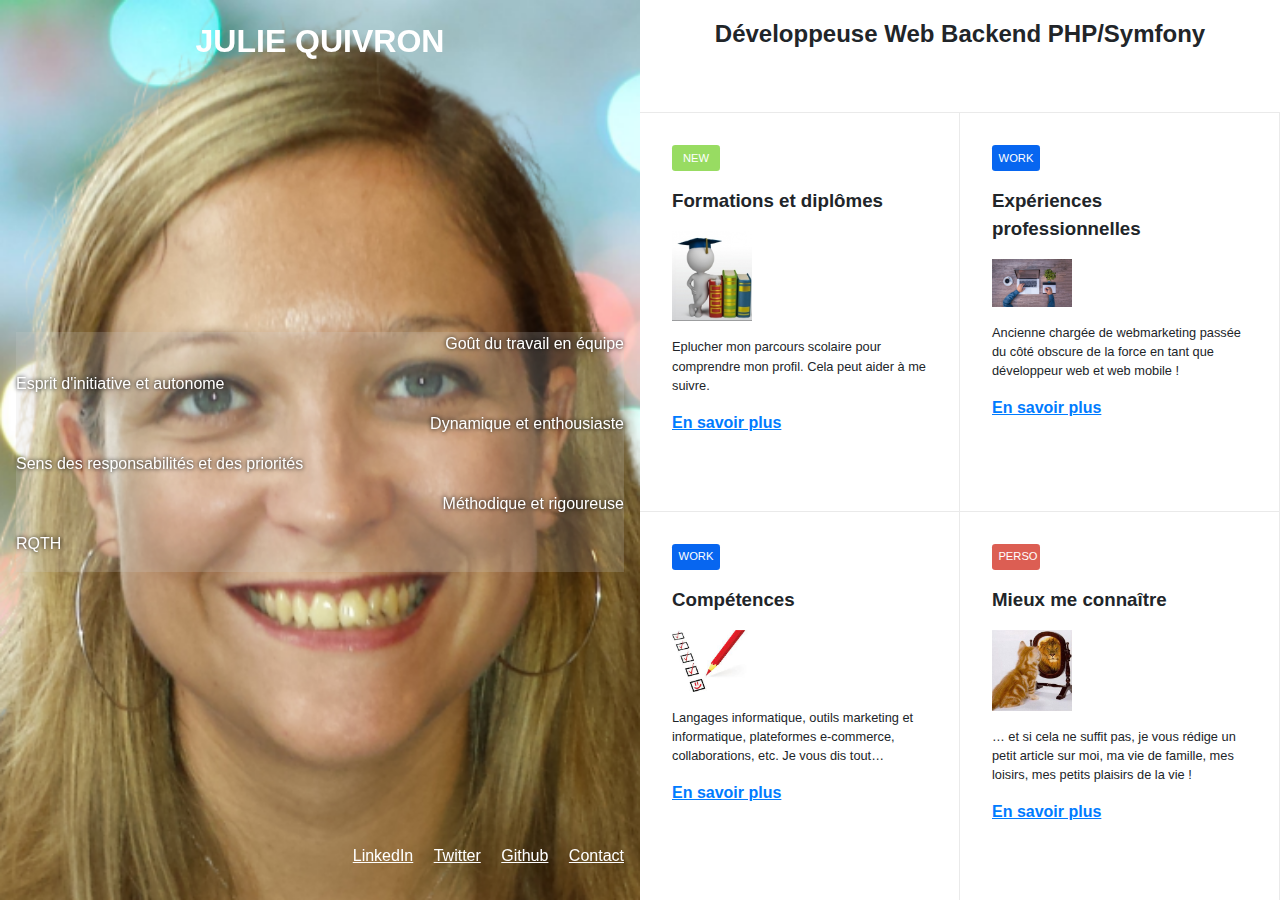
<file: index.html>
<!DOCTYPE html>
<html>

<head>
    <meta charset="UTF-8">
    <!-- Titre du CV visible dans l'onglet -->
    <title>CV Julie QUIVRON</title>
    <!-- Image/icone visible dans l'onglet -->
    <link rel="icon" type="photo.png" href="./Images/photo.png" />
    <!-- fichiers CSS utilisés : reboot pour la normalisation du CSS et style pour personnaliser -->
    <link rel="stylesheet" href="./CSS/reboot.css">
    <link rel="stylesheet" href="./CSS/style.css">
    <!-- pour rendre les pages responsives-->
    <meta name="viewport" content="width=device-width, initial-scale=1">
</head>

<body>
    <div class="wrapper"> <!-- wrapper pour rendre flex mon CV -->
        <!-- la partie de gauche de mon CV -->
        <header class="header"> <!-- header et main pour diviser ma page en deux -->
            <div role="banner" class="header__banner"> <!--mettre mon nom et prénom en avant -->
                <h1 class="header__banner_title">Julie Quivron</h1>
            </div>
            <div class="header__lastest-CV"><!-- bloc de nuage de mots au centre de ma photo --> 
                    <p class="header__lastest-CV__text1">Goût du travail en équipe</p>
                    <p class="header__lastest-CV__text2">Esprit d'initiative et autonome</p>
                    <p class="header__lastest-CV__text1">Dynamique et enthousiaste</p>
                    <p class="header__lastest-CV__text2">Sens des responsabilités et des priorités</p>
                    <p class="header__lastest-CV__text1">Méthodique et rigoureuse</p>
                    <p class="header__lastest-CV__text2">RQTH</p>
            </div>
            <nav role="navigation" class="header__nav"> <!--bloc du menu du CV -->
                <ul class="header__nav__links">
                    <li class="header__nav__elt">
                        <!-- Les liens ouvrent une nouvelle page -->
                        <a href="https://www.linkedin.com/in/julie-quivron-dev/" target="_blank" class="header__nav__link">LinkedIn</a>
                    </li>
                    <li class="header__nav__elt">
                        <a href="https://twitter.com/juliequivron69" target="_blank" class="header__nav__link">Twitter</a>
                    </li>
                    <li class="header__nav__elt">
                        <a href="https://github.com/Julie-QUIVRON" target="_blank" class="header__nav__link">Github</a>
                    </li>
                    <li class="header__nav__elt">
                        <a href="./contact.html" class="header__nav__link">Contact</a>
                    </li>
                </ul>
            </nav>
        </header>



        <!-- la partie droite de mon CV -->
        <main class="main"> <!-- header et main pour diviser ma page en deux -->
            <h2 class="main__title">Développeuse Web Backend PHP/Symfony</h2><!-- Titre de ma partie --> 
            <article class="post"> <!-- class pour faire des blocs -->
                <div class="post__category post__category--news">new</div> <!-- Les boutons de mes blocs -->
                <h3 class="post__title">Formations et diplômes</h3> <!-- Titres de mes blocs -->
                <div class="post__meta"> <!-- Bloc pour les images -->
                    <img src="./Images/diplomes.jpg" alt="formations et diplomes" class="post__meta__icon">
                </div>
                <p class="post__summary">Eplucher mon parcours scolaire pour comprendre mon profil. Cela peut aider à me suivre.</p> <!-- Texte de mes blocs -->
                <a href="./formations.html" class="post__link">En savoir plus</a> <!-- Liens pour aller sur des pages plus détaillées-->
            </article>
            <article class="post">
                <div class="post__category post__category--work">Work</div>
                <h3 class="post__title">Expériences professionnelles</h3>
                <div class="post__meta">
                    <img src="./Images/work.jpg" alt="Expériences professionnelles" class="post__meta__icon">
                </div>
                <p class="post__summary">Ancienne chargée de webmarketing passée du côté obscure de la force en tant que développeur web et web mobile !</p>
                <a href="./experiences-professionnelles.html" class="post__link">En savoir plus</a>
            </article>
            <article class="post">
                <div class="post__category post__category--work">Work</div>
                <h3 class="post__title">Compétences</h3>
                <div class="post__meta">
                    <img src="./Images/competences.jpg" alt="compétences" class="post__meta__icon">
                </div>
                <p class="post__summary">Langages informatique, outils marketing et informatique, plateformes e-commerce, collaborations, etc. Je vous dis tout…</p>
                <a href="./competences.html" class="post__link">En savoir plus</a>
            </article>
            <article class="post">
                <div class="post__category post__category--perso">perso</div>
                <h3 class="post__title">Mieux me connaître</h3>
                <div class="post__meta">
                    <img src="./Images/chat.jpg" alt="mieux me connaître" class="post__meta__icon">
                </div>
                <p class="post__summary">… et si cela ne suffit pas, je vous rédige un petit article sur moi, ma vie de famille, mes loisirs, mes petits plaisirs de la vie !</p>
                <a href="./me-connaitre.html" class="post__link">En savoir plus</a>
            </article>
        </main>
    </div>
</body>

</html>
</file>
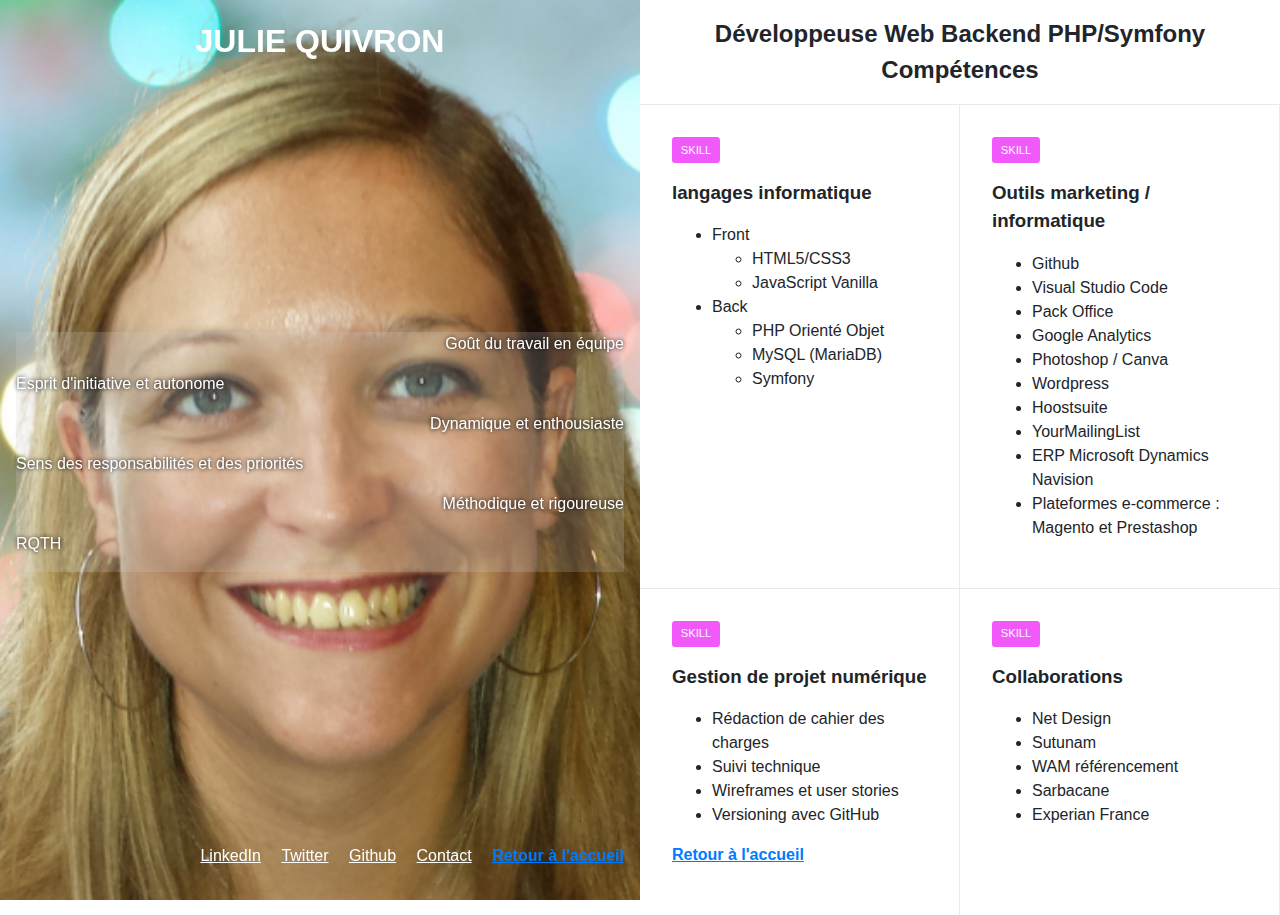
<file: competences.html>
<!DOCTYPE html>
<html>

<head>
    <meta charset="UTF-8">
    <!-- Titre du CV visible dans l'onglet-->
    <title>CV Julie QUIVRON</title>
    <!-- Image/icone visible dans l'onglet-->
    <link rel="icon" type="photo.png" href="./Images/photo.png" />
    <!-- fichiers CSS utilisés : reboot pour la normalisation du CSS et style pour personnaliser -->
    <link rel="stylesheet" href="./CSS/reboot.css">
    <link rel="stylesheet" href="./CSS/style.css">
    <!-- pour rendre les pages responsives-->
    <meta name="viewport" content="width=device-width, initial-scale=1">
</head>

<body>
    <div class="wrapper">

        <!-- la partie de gauche -->
        <header class="header">
            <div role="banner" class="header__banner">
                <h1 class="header__banner_title">Julie Quivron</h1>
            </div>
            <div class="header__lastest-CV">
                <p class="header__lastest-CV__text1">Goût du travail en équipe</p>
                <p class="header__lastest-CV__text2">Esprit d'initiative et autonome</p>
                <p class="header__lastest-CV__text1">Dynamique et enthousiaste</p>
                <p class="header__lastest-CV__text2">Sens des responsabilités et des priorités</p>
                <p class="header__lastest-CV__text1">Méthodique et rigoureuse</p>
                <p class="header__lastest-CV__text2">RQTH</p>
            </div>
            <nav role="navigation" class="header__nav">
                <ul class="header__nav__links">
                    <li class="header__nav__elt">
                        <a href="https://www.linkedin.com/in/julie-quivron-dev/" target="_blank"
                            class="header__nav__link">LinkedIn</a>
                    </li>
                    <li class="header__nav__elt">
                        <a href="https://twitter.com/juliequivron69" target="_blank"
                            class="header__nav__link">Twitter</a>
                    </li>
                    <li class="header__nav__elt">
                        <a href="https://github.com/Julie-QUIVRON" target="_blank" class="header__nav__link">Github</a>
                    </li>
                    <li class="header__nav__elt">
                        <a href="./contact.html" class="header__nav__link">Contact</a>
                    </li>
                    <li class="header__nav__elt">
                        <a href="index.html" class="post__link">Retour à l'accueil</a>
                    </li>
                </ul>
            </nav>
        </header>



        <!-- la partie droite -->
        <main class="main">
            <h2 class="main__title">Développeuse Web Backend PHP/Symfony<br>Compétences</h2>
            <article class="post">
                <div class="post__category post__category--skill">Skill</div>
                <h3 class="post__title">langages informatique</h3>
                <div class="post__meta">
                </div>
                <p class="post__summary">
                    <ul>
                        <li>Front</li>
                        <ul>
                            <li>HTML5/CSS3</li>
                            <li>JavaScript Vanilla</li>
                        </ul>
                        <li>Back</li>
                        <ul>
                            <li>PHP Orienté Objet</li>
                            <li>MySQL (MariaDB)</li>
                            <li>Symfony</li>
                        </ul>
                    </ul>
                </p>
            </article>
            <article class="post">
                <div class="post__category post__category--skill">Skill</div>
                <h3 class="post__title">Outils marketing / informatique</h3>
                <div class="post__meta">
                </div>
                <p class="post__summary">
                    <ul>
                        <li>Github</li>
                        <li>Visual Studio Code</li>
                        <li>Pack Office</li>
                        <li>Google Analytics</li>
                        <li>Photoshop / Canva</li>
                        <li>Wordpress</li>
                        <li>Hoostsuite</li>
                        <li>YourMailingList</li>
                        <li>ERP Microsoft Dynamics Navision</li>
                        <li>Plateformes e-commerce : Magento et Prestashop</li>
                    </ul>
                </p>
            </article>
            <article class="post">
                <div class="post__category post__category--skill">Skill</div>
                <h3 class="post__title">Gestion de projet numérique</h3>
                <div class="post__meta">
                </div>
                <p class="post__summary">
                    <ul>
                        <li>Rédaction de cahier des charges</li>
                        <li>Suivi technique</li>
                        <li>Wireframes et user stories</li>
                        <li>Versioning avec GitHub</li>
                    </ul>
                    <a href="index.html" class="post__link post__link--return1">Retour à l'accueil</a>
                </p>
            </article>
            <article class="post">
                <div class="post__category post__category--skill">Skill</div>
                <h3 class="post__title">Collaborations</h3>
                <div class="post__meta">
                </div>
                <p class="post__summary">
                    <ul>
                        <li>Net Design</li>
                        <li>Sutunam</li>
                        <li>WAM référencement</li>
                        <li>Sarbacane</li>
                        <li>Experian France</li>
                    </ul>
                    <a href="index.html" class="post__link post__link--return2">Retour à l'accueil</a>
                </p>
            </article>
            
        </main>
    </div>
</body>

</html>
</file>
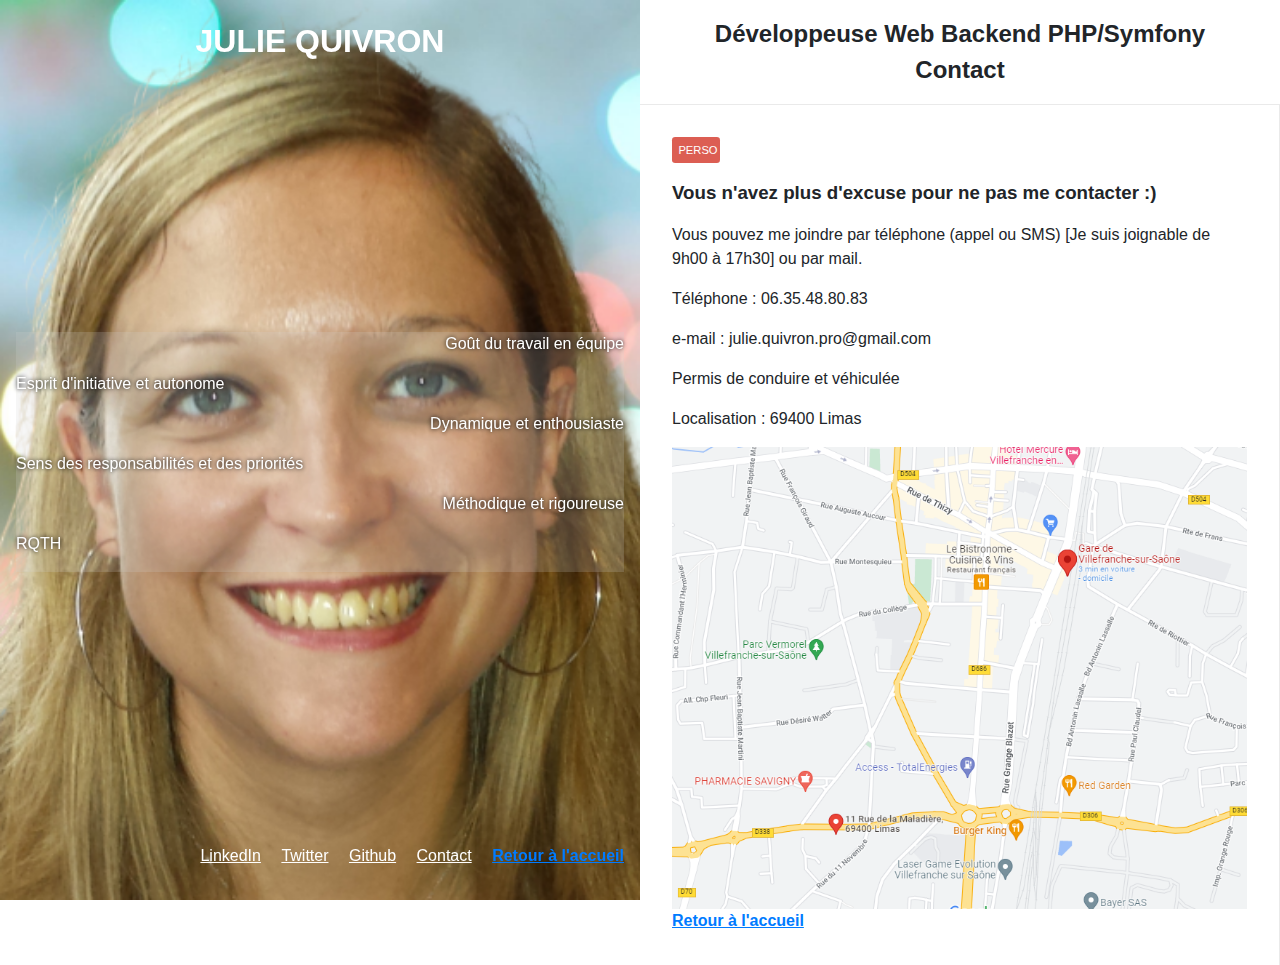
<file: contact.html>
<!DOCTYPE html>
<html>

<head>
    <meta charset="UTF-8">
    <!-- Titre du CV visible dans l'onglet-->
    <title>CV Julie QUIVRON</title>
    <!-- Image/icone visible dans l'onglet-->
    <link rel="icon" type="photo.png" href="./Images/photo.png" />
    <!-- fichiers CSS utilisés : reboot pour la normalisation du CSS et style pour personnaliser -->
    <link rel="stylesheet" href="./CSS/reboot.css">
    <link rel="stylesheet" href="./CSS/style.css">
    <!-- pour rendre les pages responsives-->
    <meta name="viewport" content="width=device-width, initial-scale=1">
</head>

<body>
    <div class="wrapper">

        <!-- la partie de gauche -->
        <header class="header">
            <div role="banner" class="header__banner">
                <h1 class="header__banner_title">Julie Quivron</h1>
            </div>
            <div class="header__lastest-CV">
                <p class="header__lastest-CV__text1">Goût du travail en équipe</p>
                <p class="header__lastest-CV__text2">Esprit d'initiative et autonome</p>
                <p class="header__lastest-CV__text1">Dynamique et enthousiaste</p>
                <p class="header__lastest-CV__text2">Sens des responsabilités et des priorités</p>
                <p class="header__lastest-CV__text1">Méthodique et rigoureuse</p>
                <p class="header__lastest-CV__text2">RQTH</p>
            </div>
            <nav role="navigation" class="header__nav">
                <ul class="header__nav__links">
                    <li class="header__nav__elt">
                        <a href="https://www.linkedin.com/in/julie-quivron-dev/" target="_blank"
                            class="header__nav__link">LinkedIn</a>
                    </li>
                    <li class="header__nav__elt">
                        <a href="https://twitter.com/juliequivron69" target="_blank"
                            class="header__nav__link">Twitter</a>
                    </li>
                    <li class="header__nav__elt">
                        <a href="https://github.com/Julie-QUIVRON" target="_blank" class="header__nav__link">Github</a>
                    </li>
                    <li class="header__nav__elt">
                        <a href="./contact.html" class="header__nav__link">Contact</a>
                    </li>
                    <li class="header__nav__elt">
                        <a href="index.html" class="post__link">Retour à l'accueil</a>
                    </li>
                </ul>
            </nav>
        </header>



        <!-- la partie droite -->
        <main class="main">
            <h2 class="main__title">Développeuse Web Backend PHP/Symfony<br>Contact</h2>
            <div class="posts">
                <article class="post post--solo">
                    <div class="post__category post__category--solo-perso">perso</div>
                    <h3 class="post__title">Vous n'avez plus d'excuse pour ne pas me contacter :)</h3>
                    <p>Vous pouvez me joindre par téléphone (appel ou SMS) [Je suis joignable de 9h00 à 17h30] ou par mail. </p>
                    <p>Téléphone : 06.35.48.80.83</p>
                    <p>e-mail : julie.quivron.pro@gmail.com</p>
                    <p>Permis de conduire et véhiculée</p>
                    <p>Localisation : 69400 Limas</p>
                    <img src="./Images/maps.PNG" alt="un maps de mon quartier" class="post__meta__maps">
                    <a href="index.html" class="post__link"><br>Retour à l'accueil</a>
                </article>
                </div>
        </main>
    </div>
</body>

</html>
</file>
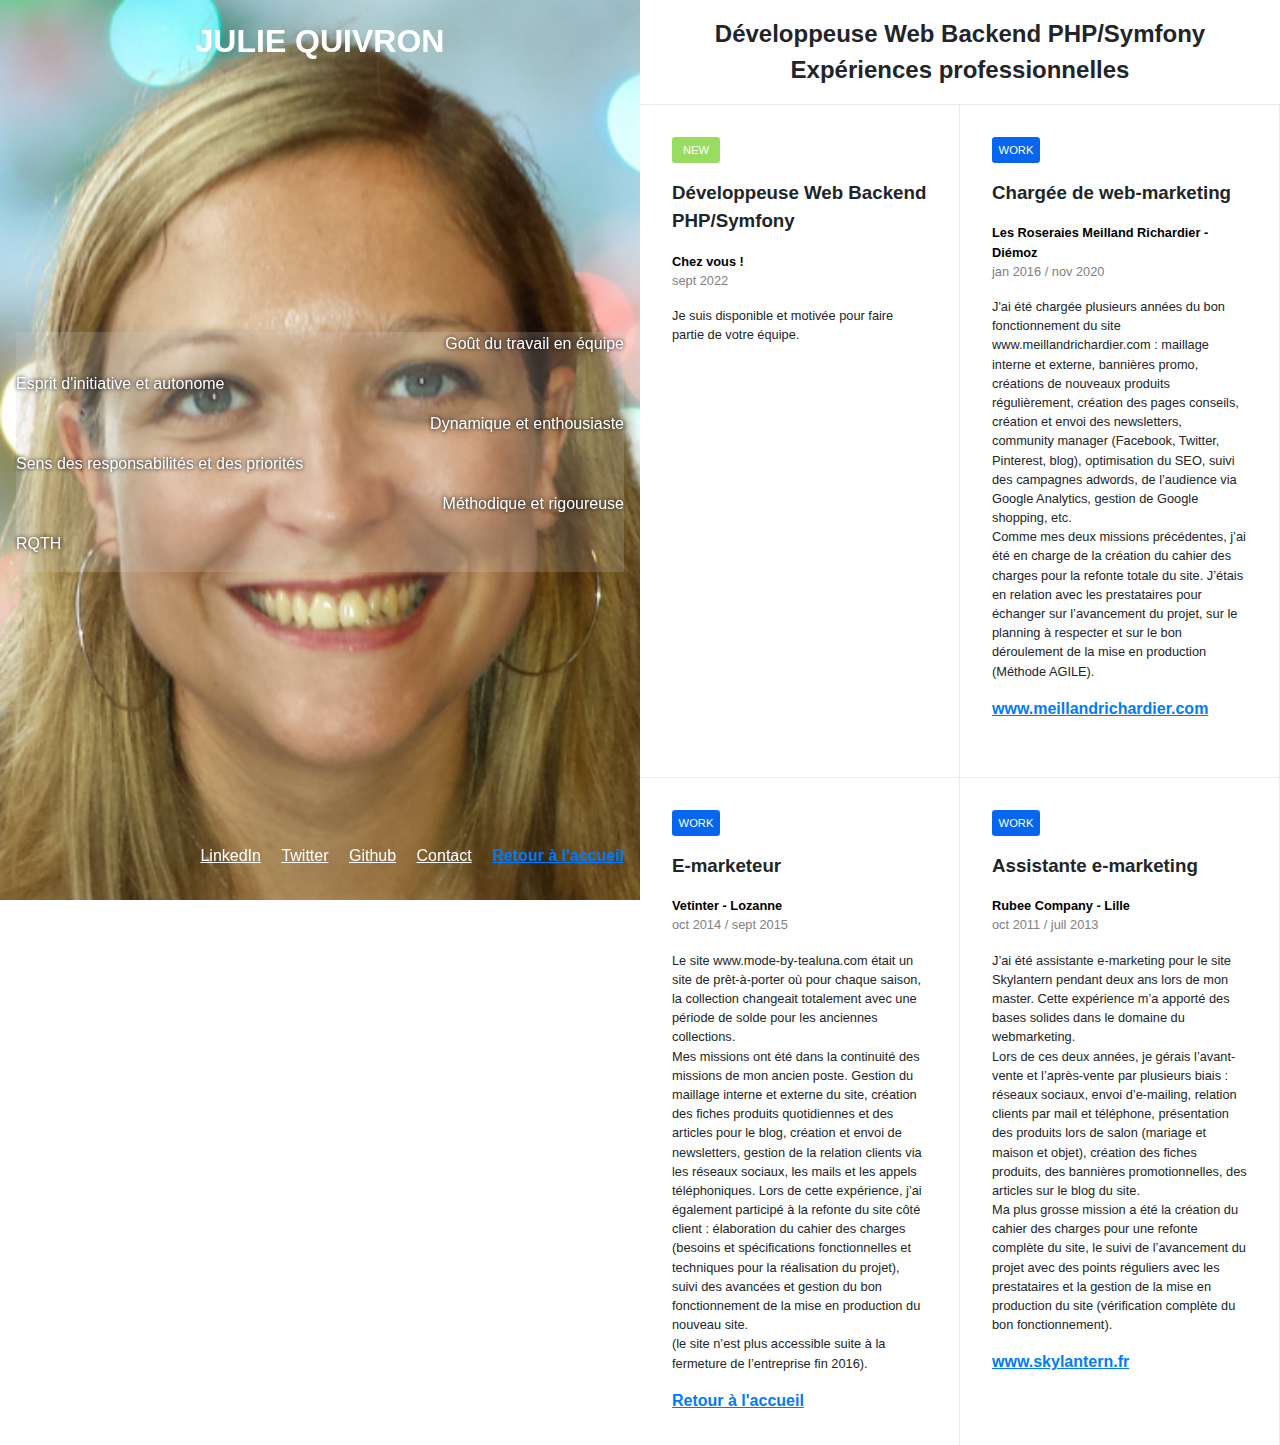
<file: experiences-professionnelles.html>
<!DOCTYPE html>
<html>

<head>
    <meta charset="UTF-8">
    <!-- Titre du CV visible dans l'onglet-->
    <title>CV Julie QUIVRON</title>
    <!-- Image/icone visible dans l'onglet-->
    <link rel="icon" type="photo.png" href="./Images/photo.png" />
    <!-- fichiers CSS utilisés : reboot pour la normalisation du CSS et style pour personnaliser -->
    <link rel="stylesheet" href="./CSS/reboot.css">
    <link rel="stylesheet" href="./CSS/style.css">
    <!-- pour rendre les pages responsives-->
    <meta name="viewport" content="width=device-width, initial-scale=1">
</head>

<body>
    <div class="wrapper">

        <!-- la partie de gauche -->
        <header class="header">
            <div role="banner" class="header__banner">
                <h1 class="header__banner_title">Julie Quivron</h1>
            </div>
            <div class="header__lastest-CV">
                <p class="header__lastest-CV__text1">Goût du travail en équipe</p>
                <p class="header__lastest-CV__text2">Esprit d'initiative et autonome</p>
                <p class="header__lastest-CV__text1">Dynamique et enthousiaste</p>
                <p class="header__lastest-CV__text2">Sens des responsabilités et des priorités</p>
                <p class="header__lastest-CV__text1">Méthodique et rigoureuse</p>
                <p class="header__lastest-CV__text2">RQTH</p>
            </div>
            <nav role="navigation" class="header__nav">
                <ul class="header__nav__links">
                    <li class="header__nav__elt">
                        <a href="https://www.linkedin.com/in/julie-quivron-dev/" target="_blank"
                            class="header__nav__link">LinkedIn</a>
                    </li>
                    <li class="header__nav__elt">
                        <a href="https://twitter.com/juliequivron69" target="_blank"
                            class="header__nav__link">Twitter</a>
                    </li>
                    <li class="header__nav__elt">
                        <a href="https://github.com/Julie-QUIVRON" target="_blank" class="header__nav__link">Github</a>
                    </li>
                    <li class="header__nav__elt">
                        <a href="./contact.html" class="header__nav__link">Contact</a>
                    </li>
                    <li class="header__nav__elt">
                        <a href="index.html" class="post__link">Retour à l'accueil</a>
                    </li>
                </ul>
            </nav>
        </header>



        <!-- la partie droite -->
        <main class="main">
            <h2 class="main__title">Développeuse Web Backend PHP/Symfony<br>Expériences professionnelles</h2>


            <article class="post">
                <div class="post__category post__category--news">new</div>
                <h3 class="post__title">Développeuse Web Backend PHP/Symfony</h3>
                <div class="post__meta">
                    <p> <strong class="post__meta__place">Chez vous !</strong><br>sept 2022</p>
                </div>
                <p class="post__summary">Je suis disponible et motivée pour faire partie de votre équipe.</p>
            </article>

            <article class="post">
                <div class="post__category post__category--work">work</div>
                <h3 class="post__title">Chargée de web-marketing</h3>
                <div class="post__meta">
                    <p><strong class="post__meta__place">Les Roseraies Meilland Richardier - Diémoz</strong><br>jan 2016
                        /
                        nov 2020</p>
                </div>
                <p class="post__summary">J'ai été chargée plusieurs années du bon fonctionnement du site
                    www.meillandrichardier.com : maillage interne et externe, bannières promo, créations de nouveaux
                    produits régulièrement, création des pages conseils, création et envoi des newsletters, community
                    manager (Facebook, Twitter, Pinterest, blog), optimisation du SEO, suivi des campagnes adwords, de
                    l’audience via Google Analytics, gestion de Google shopping, etc. <br>
                    Comme mes deux missions précédentes, j’ai été en charge de la création du cahier des charges pour la
                    refonte totale du site. J’étais en relation avec les prestataires pour échanger sur l’avancement du
                    projet, sur le planning à respecter et sur le bon déroulement de la mise en production (Méthode
                    AGILE).
                </p>
                <a href="https://www.meillandrichardier.com/" target="_blank"
                    class="post__link">www.meillandrichardier.com</a>
                <br> <br>
            </article>

            <article class="post">
                <div class="post__category post__category--work">work</div>
                <h3 class="post__title">E-marketeur</h3>
                <div class="post__meta">
                    <p>
                        <span class="post__meta__place">Vetinter - Lozanne</span><br>oct 2014 / sept 2015
                    </p>
                </div>
                <p class="post__summary">Le site www.mode-by-tealuna.com était un site de prêt-à-porter où pour chaque
                    saison, la collection changeait totalement avec une période de solde pour les anciennes collections.
                    <br>
                    Mes missions ont été dans la continuité des missions de mon ancien poste. Gestion du maillage
                    interne et externe du site, création des fiches produits quotidiennes et des articles pour le blog,
                    création et envoi de newsletters, gestion de la relation clients via les réseaux sociaux, les mails
                    et les appels téléphoniques. Lors de cette expérience, j’ai également participé à la refonte du site
                    côté client : élaboration du cahier des charges (besoins et spécifications fonctionnelles et
                    techniques pour la réalisation du projet), suivi des avancées et gestion du bon fonctionnement de la
                    mise en production du nouveau site. <br>
                    (le site n’est plus accessible suite à la fermeture de l’entreprise fin 2016).
                </p>
                <a href="index.html" class="post__link post__link--return1">Retour à l'accueil</a>
            </article>

            <article class="post">
                <div class="post__category post__category--work">work</div>
                <h3 class="post__title">Assistante e-marketing</h3>
                <div class="post__meta">
                    <p><strong class="post__meta__place">Rubee Company - Lille</strong><br>oct 2011 / juil 2013</p>
                </div>
                <p class="post__summary">J’ai été assistante e-marketing pour le site Skylantern pendant deux ans lors
                    de mon master. Cette expérience m’a apporté des bases solides dans le domaine du webmarketing.<br>
                    Lors de ces deux années, je gérais l’avant-vente et l’après-vente par plusieurs biais : réseaux
                    sociaux, envoi d’e-mailing, relation clients par mail et téléphone, présentation des produits lors
                    de salon (mariage et maison et objet), création des fiches produits, des bannières promotionnelles,
                    des articles sur le blog du site. <br>
                    Ma plus grosse mission a été la création du cahier des charges pour une refonte complète du site, le
                    suivi de l’avancement du projet avec des points réguliers avec les prestataires et la gestion de la
                    mise en production du site (vérification complète du bon fonctionnement).</p>
                <a href="https://www.skylantern.fr/" target="_blank" class="post__link">www.skylantern.fr</a><br>
                <a href="index.html" class="post__link post__link--return2">Retour à l'accueil</a>
            </article>

        </main>
    </div>
</body>

</html>
</file>
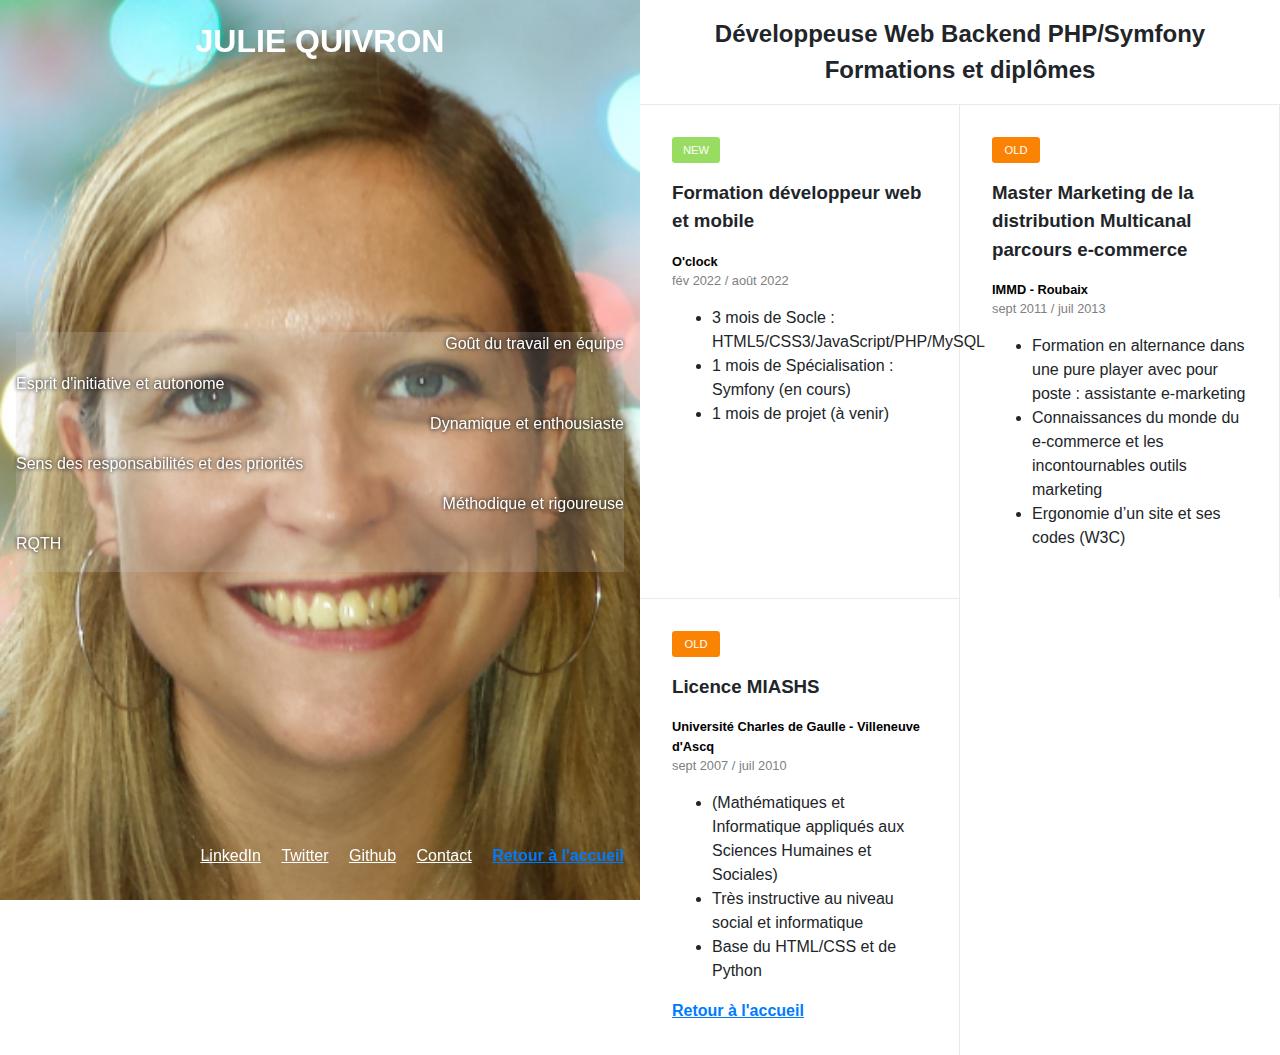
<file: formations.html>
<!DOCTYPE html>
<html>

<head>
    <meta charset="UTF-8">
    <!-- Titre du CV visible dans l'onglet-->
    <title>CV Julie QUIVRON</title>
    <!-- Image/icone visible dans l'onglet-->
    <link rel="icon" type="photo.png" href="./Images/photo.png" />
    <!-- fichiers CSS utilisés : reboot pour la normalisation du CSS et style pour personnaliser -->
    <link rel="stylesheet" href="./CSS/reboot.css">
    <link rel="stylesheet" href="./CSS/style.css">
    <!-- pour rendre les pages responsives-->
    <meta name="viewport" content="width=device-width, initial-scale=1">
</head>

<body>
    <div class="wrapper">
        <!-- la partie de gauche -->
        <header class="header">
            <div role="banner" class="header__banner">
                <h1 class="header__banner_title">Julie Quivron</h1>
            </div>
            <div class="header__lastest-CV">
                <p class="header__lastest-CV__text1">Goût du travail en équipe</p>
                <p class="header__lastest-CV__text2">Esprit d'initiative et autonome</p>
                <p class="header__lastest-CV__text1">Dynamique et enthousiaste</p>
                <p class="header__lastest-CV__text2">Sens des responsabilités et des priorités</p>
                <p class="header__lastest-CV__text1">Méthodique et rigoureuse</p>
                <p class="header__lastest-CV__text2">RQTH</p>
            </div>
            <nav role="navigation" class="header__nav">
                <ul class="header__nav__links">
                    <li class="header__nav__elt">
                        <a href="https://www.linkedin.com/in/julie-quivron-dev/" target="_blank"
                            class="header__nav__link">LinkedIn</a>
                    </li>
                    <li class="header__nav__elt">
                        <a href="https://twitter.com/juliequivron69" target="_blank"
                            class="header__nav__link">Twitter</a>
                    </li>
                    <li class="header__nav__elt">
                        <a href="https://github.com/Julie-QUIVRON" target="_blank" class="header__nav__link">Github</a>
                    </li>
                    <li class="header__nav__elt">
                        <a href="./contact.html" class="header__nav__link">Contact</a>
                    </li>
                    <li class="header__nav__elt">
                        <a href="index.html" class="post__link">Retour à l'accueil</a>
                    </li>
                </ul>
            </nav>
        </header>



        <!-- la partie droite -->
        <main class="main">
            <h2 class="main__title">Développeuse Web Backend PHP/Symfony<br>Formations et diplômes</h2>

            <article class="post">
                <div class="post__category post__category--news">new</div>
                <h3 class="post__title">Formation développeur web et mobile</h3>
                <div class="post__meta">
                    <p> <strong class="post__meta__place">O'clock </strong><br>fév 2022 / août 2022</p>
                </div>
                <p class="post__summary">
                    <ul>
                        <li>3 mois de Socle : HTML5/CSS3/JavaScript/PHP/MySQL</li>
                        <li>1 mois de Spécialisation : Symfony (en cours)</li>
                        <li>1 mois de projet (à venir)</li>
                    </ul>
                </p>
            </article>

            <article class="post">
                <div class="post__category post__category--old">old</div>
                <h3 class="post__title">Master Marketing de la distribution Multicanal parcours e-commerce</h3>
                <div class="post__meta">
                    <p><strong class="post__meta__place">IMMD - Roubaix</strong><br>sept 2011 / juil 2013</p>
                </div>
                <p class="post__summary">
                    <ul>
                        <li>Formation en alternance dans une pure player avec pour poste : assistante e-marketing </li>
                        <li>Connaissances du monde du e-commerce et les incontournables outils marketing</li>
                        <li>Ergonomie d’un site et ses codes (W3C)</li>
                    </ul>
                </p>
            </article>

            <article class="post">
                <div class="post__category post__category--old">old</div>
                <h3 class="post__title">Licence MIASHS</h3>
                <div class="post__meta">
                    <p>
                        <!-- class pour incérer le nom des écoles ou entreprises et les dates associées -->
                        <span class="post__meta__place">Université Charles de Gaulle - Villeneuve d'Ascq </span><br>sept
                        2007 / juil 2010</p>
                </div>
                <p class="post__summary">
                    <ul>
                        <li>(Mathématiques et Informatique appliqués aux Sciences Humaines et Sociales)</li>
                        <li>Très instructive au niveau social et informatique</li>
                        <li>Base du HTML/CSS et de Python</li>
                    </ul>
                </p>
                <a href="index.html" class="post__link">Retour à l'accueil</a>
            </article>

        </main>
    </div>
</body>

</html>
</file>
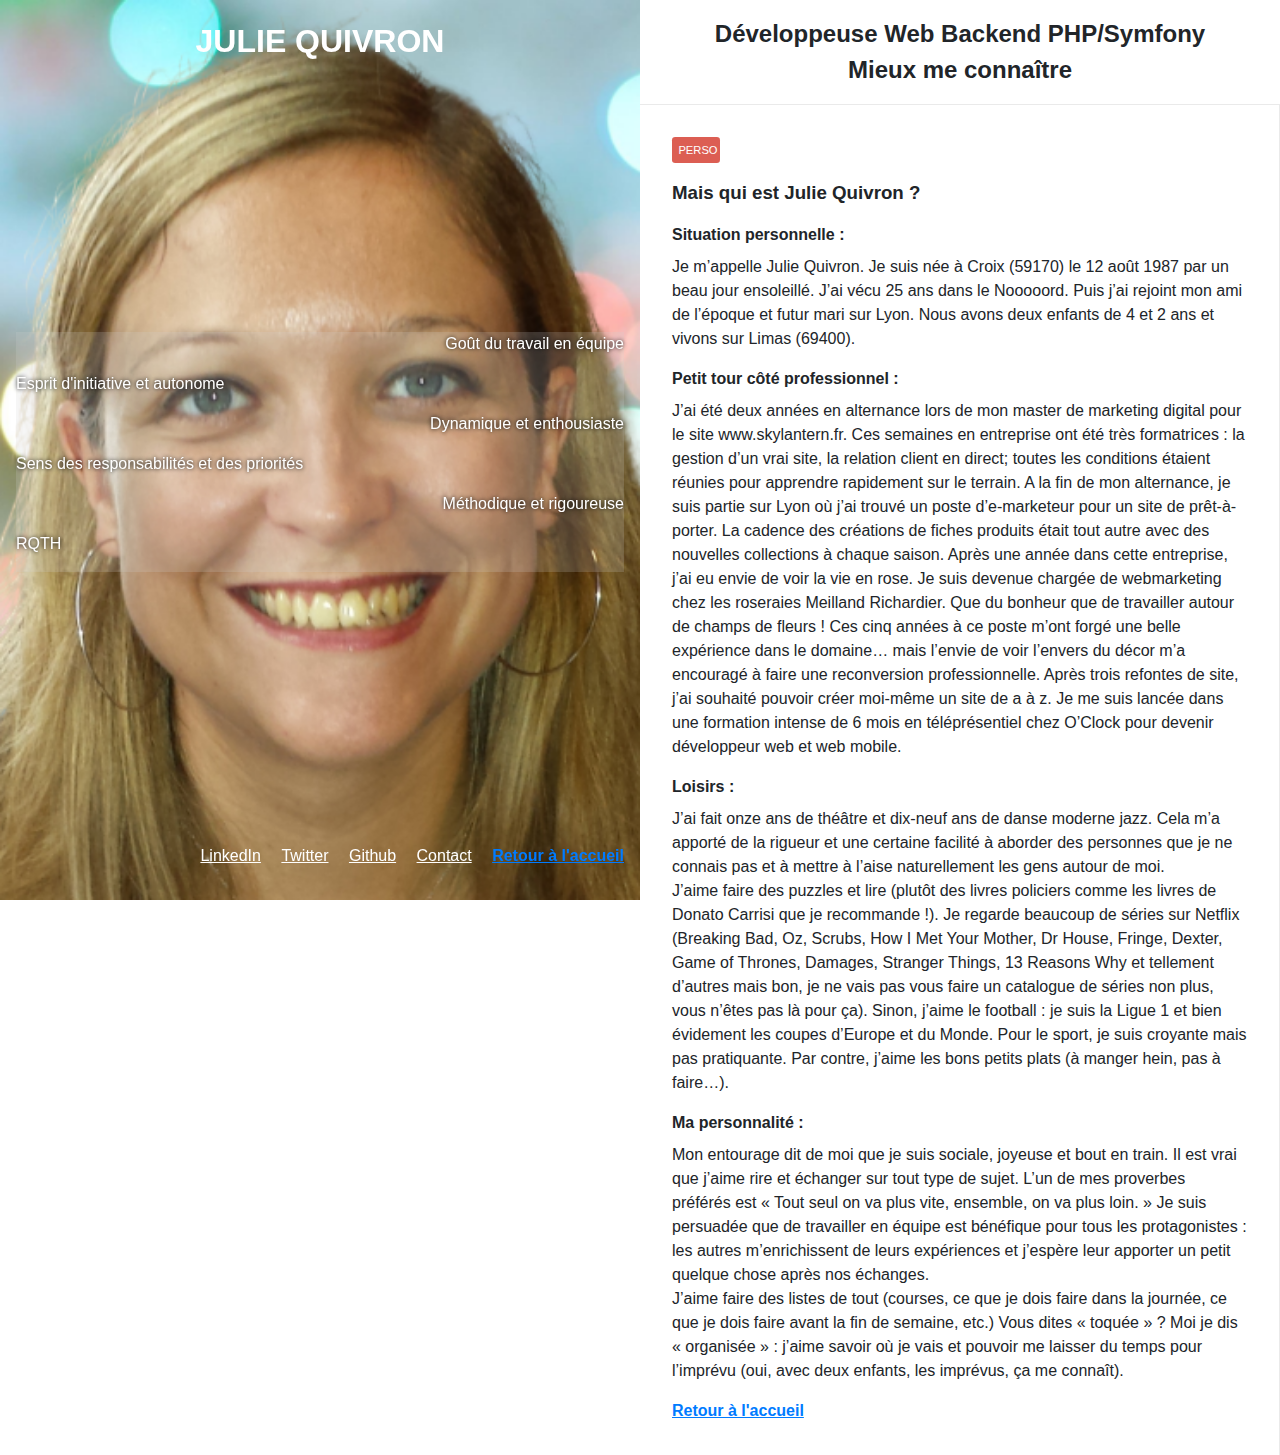
<file: me-connaitre.html>
<!DOCTYPE html>
<html>

<head>
    <meta charset="UTF-8">
    <!-- Titre du CV visible dans l'onglet-->
    <title>CV Julie QUIVRON</title>
    <!-- Image/icone visible dans l'onglet-->
    <link rel="icon" type="photo.png" href="./Images/photo.png" />
    <!-- fichiers CSS utilisés : reboot pour la normalisation du CSS et style pour personnaliser -->
    <link rel="stylesheet" href="./CSS/reboot.css">
    <link rel="stylesheet" href="./CSS/style.css">
    <!-- pour rendre les pages responsives-->
    <meta name="viewport" content="width=device-width, initial-scale=1">
</head>

<body>
    <div class="wrapper">

        <!-- la partie de gauche -->
        <header class="header">
            <div role="banner" class="header__banner">
                <h1 class="header__banner_title">Julie Quivron</h1>
            </div>
            <div class="header__lastest-CV">
                <p class="header__lastest-CV__text1">Goût du travail en équipe</p>
                <p class="header__lastest-CV__text2">Esprit d'initiative et autonome</p>
                <p class="header__lastest-CV__text1">Dynamique et enthousiaste</p>
                <p class="header__lastest-CV__text2">Sens des responsabilités et des priorités</p>
                <p class="header__lastest-CV__text1">Méthodique et rigoureuse</p>
                <p class="header__lastest-CV__text2">RQTH</p>
            </div>
            <nav role="navigation" class="header__nav">
                <ul class="header__nav__links">
                    <li class="header__nav__elt">
                        <a href="https://www.linkedin.com/in/julie-quivron-dev/" target="_blank"
                            class="header__nav__link">LinkedIn</a>
                    </li>
                    <li class="header__nav__elt">
                        <a href="https://twitter.com/juliequivron69" target="_blank"
                            class="header__nav__link">Twitter</a>
                    </li>
                    <li class="header__nav__elt">
                        <a href="https://github.com/Julie-QUIVRON" target="_blank" class="header__nav__link">Github</a>
                    </li>
                    <li class="header__nav__elt">
                        <a href="./contact.html" class="header__nav__link">Contact</a>
                    </li>
                    <li class="header__nav__elt">
                        <a href="index.html" class="post__link">Retour à l'accueil</a>
                    </li>
                </ul>
            </nav>
        </header>



        <!-- la partie droite -->
        <main class="main">
            <h2 class="main__title">Développeuse Web Backend PHP/Symfony<br>Mieux me connaître</h2>
            <div class="posts">
                <article class="post post--solo">
                    <div class="post__category post__category--solo-perso">perso</div>
                    <h3 class="post__title">Mais qui est Julie Quivron ?</h3>
                    <h4>Situation personnelle : </h4>
                    <p> Je m’appelle Julie Quivron. Je suis née à Croix (59170) le 12 août 1987 par un beau jour
                        ensoleillé.
                        J’ai vécu 25 ans dans le Nooooord. Puis j’ai rejoint mon ami de l’époque et futur mari sur Lyon.
                        Nous avons deux enfants de 4 et 2 ans et vivons sur Limas (69400). </p>
                    <h4>Petit tour côté professionnel : </h4>
                    <p> J’ai été deux années en alternance lors de mon master de marketing digital pour le site
                        www.skylantern.fr. Ces semaines en entreprise ont été très formatrices : la gestion d’un vrai
                        site, la relation client en direct; toutes les conditions étaient réunies pour apprendre
                        rapidement sur le terrain. A la fin de mon alternance, je suis partie sur Lyon où j’ai trouvé un
                        poste d’e-marketeur pour un site de prêt-à-porter. La cadence des créations de fiches produits
                        était tout autre avec des nouvelles collections à chaque saison. Après une année dans cette
                        entreprise, j’ai eu envie de voir la vie en rose. Je suis devenue chargée de webmarketing chez
                        les roseraies Meilland Richardier. Que du bonheur que de travailler autour de champs de fleurs !
                        Ces cinq années à ce poste m’ont forgé une belle expérience dans le domaine… mais l’envie de
                        voir l’envers du décor m’a encouragé à faire une reconversion professionnelle. Après trois
                        refontes de site, j’ai souhaité pouvoir créer moi-même un site de a à z. Je me suis lancée dans
                        une formation intense de 6 mois en téléprésentiel chez O’Clock pour devenir développeur web et
                        web mobile.</p>
                    <h4>Loisirs : </h4>
                    <p> J’ai fait onze ans de théâtre et dix-neuf ans de danse moderne jazz. Cela m’a apporté de la
                        rigueur et une certaine facilité à aborder des personnes que je ne connais pas et à mettre à
                        l’aise naturellement les gens autour de moi. <br>
                        J’aime faire des puzzles et lire (plutôt des livres policiers comme les livres de Donato Carrisi
                        que je recommande !). Je regarde beaucoup de séries sur Netflix (Breaking Bad, Oz, Scrubs,
                        How I Met Your Mother, Dr House, Fringe, Dexter, Game of Thrones, Damages, Stranger Things,
                        13 Reasons Why et tellement d’autres mais bon, je ne vais pas vous faire un
                        catalogue de séries non plus, vous n’êtes pas là pour ça). Sinon, j’aime le football : je suis
                        la Ligue 1 et bien évidement les coupes d’Europe et du Monde. Pour le sport, je suis croyante
                        mais pas pratiquante. Par contre, j’aime les bons petits plats (à manger hein, pas à faire…).
                    </p>
                    <h4>Ma personnalité : </h4>
                    <p> Mon entourage dit de moi que je suis sociale, joyeuse et bout en train. Il est vrai que j’aime
                        rire et échanger sur tout type de sujet. L’un de mes proverbes préférés est « Tout seul on va
                        plus vite, ensemble, on va plus loin. » Je suis persuadée que de travailler en équipe est
                        bénéfique pour tous les protagonistes : les autres m’enrichissent de leurs expériences et
                        j’espère leur apporter un petit quelque chose après nos échanges. <br>
                        J’aime faire des listes de tout (courses, ce que je dois faire dans la journée, ce que je dois
                        faire avant la fin de semaine, etc.) Vous dites « toquée » ? Moi je dis « organisée » : j’aime
                        savoir où je vais et pouvoir me laisser du temps pour l’imprévu (oui, avec deux enfants, les
                        imprévus, ça me connaît).</p>
                    <a href="index.html" class="post__link">Retour à l'accueil</a>
                </article>
            </div>
        </main>
    </div>
</body>

</html>
</file>
<file: CSS/style.css>
/* Version mobile pour une largeur <= 600px */
@media only screen and (max-width: 600px) {
  .wrapper {
    background-color: white;
  }
  
  /* Partie de gauche de mon cv */
  .header {
    color: white;
    /* placement de la photo en arrière plan */
    background-image: url(../Images/photo.png);
    background-repeat: no-repeat;
    background-size: cover;
    background-position: center;
    padding: 2rem 1rem 1rem;
    /* pour disposer mes blocs sur la photo */
    display : flex;
    flex-direction: column;
  }
  
  .header__banner_title {
    text-transform: uppercase;
    line-height: 1.2rem;
    text-align: center;
    height: 3rem;
  }
  
  /* bloc de nuage de mots */
  .header__lastest-CV {
    background-color: rgba(210, 210, 210, 0.2);
    text-shadow: 0 0 0.25rem black;
    line-height: initial;
  }
  
  .header__lastest-CV__text1 {
    font-size: 1rem;
    text-align: right;
    margin: auto;
  }
   
  .header__lastest-CV__text2 {
    font-size: 1rem;
    text-align: left;
    margin: auto;
  }
  
    /* pour retirer les puces de listes de la nav */
  .header__nav__links {
    list-style: none;
    text-align: right;
    display: flex;
    justify-content: space-around;
    padding: inherit;
    margin-top: 1rem;
  }
  
  .header__nav__elt {
    margin-left: 1rem;
  }
  
  /* sourligner les liens et les mettre en blanc */
  .header__nav__link {
    color:white;
    text-decoration: underline;
  }

  /* comportement au survol */
  .header__nav__link:hover {
    color:white;
    text-shadow: 0 0 0.25rem white;
  }
  
  /* Partie de droite de mon cv */
  /* Pour rendre flex mes blocs */
  
  .main__title {
    background-color: white;
    text-align: center;
    padding: 1rem 1.5rem;
    margin-bottom: 0;
    width:100%;
  }
  
  /* pour encadrer mes blocs et les positionner */
  .post {
    border-top: 1px solid #EAEAEA;
    border-right: 1px solid #EAEAEA;
    padding: 1rem;
  }
  
  /* pour définir le style général des boutons de catégorie */
  .post__category {
    color: white;
    text-transform: uppercase;
    text-align: center;
    font-size: 0.7rem;
    border-radius: 0.2rem;
    padding: 0.3rem 0.4rem;
    width: 3rem;
  }
  
  /* pour personnaliser les différents boutons de catégorie */
  .post__category--perso,
  .post__category--solo-perso {
    background-color: #DC5E53;
  }
    
  .post__category--work {
    background-color: #0766F0;
  }
  
  .post__category--news {
    background-color: #98DC62;
  }
  
  .post__category--old {
      background-color: #FA8304;
  }
  
  .post__category--skill {
      background-color: #F159FA;
  }
  
  /* titres de mes blocs */
  .post__title {
    margin: 1rem 0;
  }
  
  /* bloc images pour la page d'accueil */
  /* bloc école/entreprise et date pour les autres pages */
  .post__meta {
    color: gray;
    font-size: 0.8rem;
  }
  
  /* taille des images */
  .post__meta__icon {
    max-width: 5rem;
  }
  
  /* textes des blocs */
  .post__summary {
    margin-top: 1rem;
    font-size: 0.8rem;
  }
  
  /* liens internes */
  .post__link {
    font-weight: bold;
    text-decoration: underline;
  }

  .post__link--return1 {
    display: none;
  }
  
  /* blocs lieux et dates des formations ou expériences pro*/
  .post__meta__place {
    font-style: normal;
    font-weight: bold;
    color: black;
  }
  
  /* pour mes pages avec un seul bloc */
  .post--solo {
      width: 100%;
  }
  
  }


/* Version tablette pour une largeur > 601px */
@media (min-width: 601px) {
  .wrapper {
    display: flex;
    background-color: white;
  }
  
  .header,
  .main {
  /*pour diviser la page en deux*/
    width:50%;
    height: 100vh;
  }
  
  /* Partie de gauche de mon cv */
  .header {
    color: white;
    /* placement de la photo en arrière plan */
    background-image: url(../Images/photo.png);
    background-repeat: no-repeat;
    background-size: cover;
    background-position: center;
    /* pour espacer les 3 blocs entre eux */
    display: flex;
    flex-direction: column;
    justify-content: space-between;
    /* pour fixer l'image */
    position: fixed;
  
    padding: 2rem 1rem 1rem;
  }
  
  /* centre le bloc de mon titre */
  .header__banner {
    display: flex;
    align-items: flex-start;
    justify-content: center;
  }
  
  .header__banner_title {
    text-transform: uppercase;
    line-height: 1.2rem;
  }
  
  /* bloc de nuage de mots */
  .header__lastest-CV {
    background-color: rgba(210, 210, 210, 0.2);
    text-align: right;
    text-shadow: 0 0 0.25rem black;
  }
  
    /* pour retirer les puces de listes de la nav */
  .header__nav__links {
    list-style: none;
    text-align: right;
  }
  
  .header__nav__elt {
    display: inline;
    margin-left: 1rem;
  }
  
  /* sourligner les liens et les mettre en blanc */
  .header__nav__link {
    color:white;
    text-decoration: underline;
  }
  /* comportement au survol */
  .header__nav__link:hover {
    color:white;
    text-shadow: 0 0 0.25rem white;
  }
  
  /* Partie de droite de mon cv */
  /* Pour rendre flex mes blocs */
  .main {
    flex-wrap: wrap;
    margin-left: 50%;
  }
  
  .main__title {
    background-color: white;
    text-align: center;
    padding: 1rem 1.5rem;
    margin-bottom: 0;
    width:100%;
  }
  
  /* pour encadrer mes blocs et les positionner */
  .post {
    border-top: 1px solid #EAEAEA;
    border-right: 1px solid #EAEAEA;
    padding: 2rem;
  }
  
  /* pour définir le style général des boutons de catégorie */
  .post__category {
    color: white;
    text-transform: uppercase;
    text-align: center;
    font-size: 0.7rem;
    border-radius: 0.2rem;
    padding: 0.3rem 0.4rem;
    width: 3rem;
  }
  
  /* pour personnaliser les différents boutons de catégorie */
  .post__category--perso,
  .post__category--solo-perso {
    background-color: #DC5E53;
  }
    
  .post__category--work {
    background-color: #0766F0;
  }
  
  .post__category--news {
    background-color: #98DC62;
  }
  
  .post__category--old {
      background-color: #FA8304;
  }
  
  .post__category--skill {
      background-color: #F159FA;
  }
  
  /* titres de mes blocs */
  .post__title {
    margin: 1rem 0;
  }
  
  /* bloc images pour la page d'accueil */
  /* bloc école/entreprise et date pour les autres pages */
  .post__meta {
    color: gray;
    font-size: 0.8rem;
  }
  
  /* taille des images */
  .post__meta__icon {
    max-width: 5rem;
  }
  
  /* textes des blocs */
  .post__summary {
    margin-top: 1rem;
    font-size: 0.8rem;
  }
  
  /* liens internes */
  .post__link {
    font-weight: bold;
    text-decoration: underline;
  }

   /* Pour afficher le lien de retour en fin de page*/
  .post__link--return1 {
    display: none;
  }
  
  /* blocs lieux et dates des formations ou expériences pro*/
  .post__meta__place {
    font-style: normal;
    font-weight: bold;
    color: black;
  }
  
  /* pour mes pages avec un seul bloc */
  .post--solo {
      width: 100%;
  }
  
  }


  /* Version ordi pour une largeur > 801px */
@media (min-width: 801px) {
  .wrapper {
    display: flex;
    background-color: white;
  }
  
  .header,
  .main {
  /*pour diviser la page en deux*/
    width:50%;
    height: 100vh;
  }
  
  /* Partie de gauche de mon cv */
  .header {
    color: white;
    /* placement de la photo en arrière plan */
    background-image: url(../Images/photo.png);
    background-repeat: no-repeat;
    background-size: cover;
    background-position: center;
    /* pour espacer les 3 blocs entre eux */
    display: flex;
    flex-direction: column;
    justify-content: space-between;
    /* pour fixer l'image */
    position: fixed;
  
    padding: 2rem 1rem 1rem;
  }
  
  /* centre le bloc de mon titre */
  .header__banner {
    display: flex;
    align-items: flex-start;
    justify-content: center;
  }
  
  .header__banner_title {
    text-transform: uppercase;
    line-height: 1.2rem;
  }
  
  /* bloc de nuage de mots */
  .header__lastest-CV {
    background-color: rgba(210, 210, 210, 0.2);
    text-shadow: 0 0 0.25rem black;
  }
  
  .header__lastest-CV__text1 {
    font-size: 1rem;
    text-align: right;
  }
   
  .header__lastest-CV__text2 {
    font-size: 1rem;
    text-align: left;
  }
  
    /* pour retirer les puces de listes de la nav */
  .header__nav__links {
    list-style: none;
    text-align: right;
  }
  
  .header__nav__elt {
    display: inline;
    margin-left: 1rem;
  }
  
  /* sourligner les liens et les mettre en blanc */
  .header__nav__link {
    color:white;
    text-decoration: underline;
  }
  /* comportement au survol */
  .header__nav__link:hover {
    color:white;
    text-shadow: 0 0 0.25rem white;
  }
  
  /* Partie de droite de mon cv */
  /* Pour rendre flex mes blocs */
  .main {
    display: flex;
    flex-wrap: wrap;
    margin-left: 50%;
  }
  
  .main__title {
    background-color: white;
    text-align: center;
    padding: 1rem 1.5rem;
    margin-bottom: 0;
    width:100%;
  }
  
  /* pour encadrer mes blocs et les positionner */
  .post {
    width: 50%;
    border-top: 1px solid #EAEAEA;
    border-right: 1px solid #EAEAEA;
    padding: 2rem;
  }
  
  /* pour définir le style général des boutons de catégorie */
  .post__category {
    color: white;
    text-transform: uppercase;
    text-align: center;
    font-size: 0.7rem;
    border-radius: 0.2rem;
    padding: 0.3rem 0.4rem;
    width: 3rem;
  }
  
  /* pour personnaliser les différents boutons de catégorie */
  .post__category--perso,
  .post__category--solo-perso {
    background-color: #DC5E53;
  }
    
  .post__category--work {
    background-color: #0766F0;
  }
  
  .post__category--news {
    background-color: #98DC62;
  }
  
  .post__category--old {
      background-color: #FA8304;
  }
  
  .post__category--skill {
      background-color: #F159FA;
  }
  
  /* titres de mes blocs */
  .post__title {
    margin: 1rem 0;
  }
  
  /* bloc images pour la page d'accueil */
  /* bloc école/entreprise et date pour les autres pages */
  .post__meta {
    color: gray;
    font-size: 0.8rem;
  }
  
  /* taille des images */
  .post__meta__icon {
    max-width: 5rem;
  }
  
  /* textes des blocs */
  .post__summary {
    margin-top: 1rem;
    font-size: 0.8rem;
  }
  
  /* liens internes */
  .post__link {
    font-weight: bold;
    text-decoration: underline;
  }

  /* Pour afficher le lien de retour en fin de page*/
  .post__link--return1 {
    display:inline;
  }

  .post__link--return2 {
    display: none;
  }
  
  /* blocs lieux et dates des formations ou expériences pro*/
  .post__meta__place {
    font-style: normal;
    font-weight: bold;
    color: black;
  }
  
  /* pour mes pages avec un seul bloc */
  .post--solo {
      width: 100%;
  }
  
  }
</file>
<file: CSS/reboot.css>
/*
Reboot
Normalization of HTML elements, manually forked from Normalize.css to remove styles targeting irrelevant browsers while applying new styles.
Normalize is licensed MIT. https://github.com/necolas/normalize.css
* Bootstrap v4.0.0-beta (https://getbootstrap.com)
 * Copyright 2011-2017 The Bootstrap Authors
 * Copyright 2011-2017 Twitter, Inc.
 * Licensed under MIT (https://github.com/twbs/bootstrap/blob/master/LICENSE)
*/

/*
Document
1. Change from `box-sizing: content-box` so that `width` is not affected by `padding` or `border`.
2. Change the default font family in all browsers.
3. Correct the line height in all browsers.
4. Prevent adjustments of font size after orientation changes in IE on Windows Phone and in iOS.
5. Setting @viewport causes scrollbars to overlap content in IE11 and Edge, so we force a non-overlapping, non-auto-hiding scrollbar to counteract.
6. Change the default tap highlight to be completely transparent in iOS.
*/


*,
*::before,
*::after {
  box-sizing: border-box; /* 1 */
}

html {
  font-family: sans-serif; /* 2 */
  line-height: 1.15; /* 3 */
  -webkit-text-size-adjust: 100%; /* 4 */
  -ms-text-size-adjust: 100%; /* 4 */
  -ms-overflow-style: scrollbar; /* 5 */
  -webkit-tap-highlight-color: transparent; /* 6 */
}

/* IE10+ doesn't honor `<meta name="viewport">` in some cases. */
@-ms-viewport {
  width: device-width;
}

/* Shim for "new" HTML5 structural elements to display correctly (IE10, older browsers) */
article, aside, dialog, figcaption, figure, footer, header, hgroup, main, nav, section {
  display: block;
}

/*
Body
1. Remove the margin in all browsers.
2. As a best practice, apply a default `background-color`.
3. Set an explicit initial text-align value so that we can later use the `inherit` value on things like `<th>` elements.
*/
body {
  margin: 0; /* 1 */
  font-family: -apple-system, BlinkMacSystemFont, "Segoe UI", Roboto, "Helvetica Neue", Arial, sans-serif, "Apple Color Emoji", "Segoe UI Emoji", "Segoe UI Symbol";
  font-size: 1rem;
  font-weight: normal;
  line-height: 1.5;
  color: #212529;
  text-align: left; /* 3 */
  background-color: #FFF; /* 2 */
}

/*
Suppress the focus outline on elements that cannot be accessed via keyboard.
This prevents an unwanted focus outline from appearing around elements that might still respond to pointer events.
Credit: https://github.com/suitcss/base
*/
[tabindex="-1"]:focus {
  outline: none !important;
}

/*
Content grouping
1. Add the correct box sizing in Firefox.
2. Show the overflow in Edge and IE.
*/
hr {
  box-sizing: content-box; /* 1 */
  height: 0; /* 1 */
  overflow: visible; /* 2 */
}

/*
Typography
*/

/*
Remove top margins from headings
By default, `<h1>`-`<h6>` all receive top and bottom margins. We nuke the top margin for easier control within type scales as it avoids margin collapsing.
*/
h1, h2, h3, h4, h5, h6 {
  margin-top: 0;
  margin-bottom: .5rem;
}

/*
Reset margins on paragraphs
Similarly, the top margin on `<p>`s get reset. However, we also reset the bottom margin to use `rem` units instead of `em`.
*/
p {
  margin-top: 0;
  margin-bottom: 1rem;
}

/*
Abbreviations
1. Remove the bottom border in Firefox 39-.
2. Add the correct text decoration in Chrome, Edge, IE, Opera, and Safari.
3. Add explicit cursor to indicate changed behavior.
4. Duplicate behavior to the data-* attribute for our tooltip plugin
*/
abbr[title],
abbr[data-original-title] { /* 4 */
  text-decoration: underline; /* 2 */
  -webkit-text-decoration: underline dotted; /* 2 */
  text-decoration: underline dotted; /* 2 */
  cursor: help; /* 3 */
  border-bottom: 0; /* 1 */
}

address {
  margin-bottom: 1rem;
  font-style: normal;
  line-height: inherit;
}

ol,
ul,
dl {
  margin-top: 0;
  margin-bottom: 1rem;
}

ol ol,
ul ul,
ol ul,
ul ol {
  margin-bottom: 0;
}

dt {
  font-weight: bold;
}

dd {
  margin-bottom: .5rem;
  margin-left: 0; /* Undo browser default */
}

blockquote {
  margin: 0 0 1rem;
}

dfn {
  font-style: italic; /* Add the correct font style in Android 4.3- */
}

b,
strong {
  font-weight: bolder; /* Add the correct font weight in Chrome, Edge, and Safari */
}

small {
  font-size: 80%; /* Add the correct font size in all browsers */
}

sub,
sup {
  position: relative;
  font-size: 75%;
  line-height: 0;
  vertical-align: baseline;
}

sub {
  bottom: -.25em;
}

sup {
  top: -.5em;
}

/*
Links
*/

a {
  color: #007BFF;
  text-decoration: none;
  background-color: transparent; /* Remove the gray background on active links in IE 10. */
  -webkit-text-decoration-skip: objects; /* Remove gaps in links underline in iOS 8+ and Safari 8+. */
}

a:hover {
  color: #0056B3;
  text-decoration: underline;
}

/*
And undo these styles for placeholder links/named anchors (without href) which have not been made explicitly keyboard-focusable (without tabindex). It would be more straightforward to just use a[href] in previous block, but that causes specificity issues in many other styles that are too complex to fix.
See https://github.com/twbs/bootstrap/issues/19402
*/

a:not([href]):not([tabindex]) {
  color: inherit;
  text-decoration: none;
}

a:not([href]):not([tabindex]):focus, a:not([href]):not([tabindex]):hover {
  color: inherit;
  text-decoration: none;
}

a:not([href]):not([tabindex]):focus {
  outline: 0;
}

/*
Code
*/

pre,
code,
kbd,
samp {
  font-family: monospace, monospace; /* Correct the inheritance and scaling of font size in all browsers. */
  font-size: 1em; /* Correct the odd `em` font sizing in all browsers. */
}

pre {
  /* Remove browser default top margin */
  margin-top: 0;
  /* Reset browser default of `1em` to use `rem`s */
  margin-bottom: 1rem;
  /* Don't allow content to break outside */
  overflow: auto;
  /* We have @viewport set which causes scrollbars to overlap content in IE11 and Edge, so we force a non-overlapping, non-auto-hiding scrollbar to counteract. */
  -ms-overflow-style: scrollbar;
}

/*
Figures
*/

figure {
  /* Apply a consistent margin strategy (matches our type styles). */
  margin: 0 0 1rem;
}

/*
Images and content
*/


img {
  vertical-align: middle;
  border-style: none; /* Remove the border on images inside links in IE 10-. */
  max-width: 100%; /* --- */
}

svg:not(:root) {
  overflow: hidden; /* Hide the overflow in IE */
}

/*
Avoid 300ms click delay on touch devices that support the `touch-action` CSS property.
In particular, unlike most other browsers, IE11+Edge on Windows 10 on touch devices and IE Mobile 10-11 DON'T remove the click delay when `<meta name="viewport" content="width=device-width">` is present. However, they DO support removing the click delay via `touch-action: manipulation`.
See:
* https://getbootstrap.com/docs/4.0/content/reboot/#click-delay-optimization-for-touch
* https://caniuse.com/#feat=css-touch-action
*  https://patrickhlauke.github.io/touch/tests/results/#suppressing-300ms-delay
*/

a,
area,
button,
[role="button"],
input:not([type=range]),
label,
select,
summary,
textarea {
  -ms-touch-action: manipulation;
  touch-action: manipulation;
}

/*
Tables
*/

table {
  border-collapse: collapse; /* Prevent double borders */
}

caption {
  padding-top: 0.75rem;
  padding-bottom: 0.75rem;
  color: #868E96;
  text-align: left;
  caption-side: bottom;
}

th {
  /* Matches default `<td>` alignment by inheriting from the `<body>`, or the closest parent with a set `text-align`. */
  text-align: inherit;
}

/*
Forms
*/

label {
  /* Allow labels to use `margin` for spacing. */
  display: inline-block;
  margin-bottom: .5rem;
}

/*
Remove the default `border-radius` that macOS Chrome adds.
Details at https://github.com/twbs/bootstrap/issues/24093
*/
button {
  border-radius: 0;
}

/*
Work around a Firefox/IE bug where the transparent `button` background results in a loss of the default `button` focus styles.
Credit: https://github.com/suitcss/base/
*/
button:focus {
  outline: 1px dotted;
  outline: 5px auto -webkit-focus-ring-color;
}

input,
button,
select,
optgroup,
textarea {
  margin: 0; /* Remove the margin in Firefox and Safari */
  font-family: inherit;
  font-size: inherit;
  line-height: inherit;
}

button,
input {
  overflow: visible; /* Show the overflow in Edge */
}

button,
select {
  text-transform: none; /* Remove the inheritance of text transform in Firefox */
}

/*
1. Prevent a WebKit bug where (2) destroys native `audio` and `video` controls in Android 4.
2. Correct the inability to style clickable types in iOS and Safari.
*/
button,
html [type="button"],
[type="reset"],
[type="submit"] {
  -webkit-appearance: button;
}

/*
Remove inner border and padding from Firefox, but don't restore the outline like Normalize.
*/
button::-moz-focus-inner,
[type="button"]::-moz-focus-inner,
[type="reset"]::-moz-focus-inner,
[type="submit"]::-moz-focus-inner {
  padding: 0;
  border-style: none;
}

input[type="radio"],
input[type="checkbox"] {
  box-sizing: border-box; /* 1. Add the correct box sizing in IE 10- */
  padding: 0; /* 2. Remove the padding in IE 10- */
}

input[type="date"],
input[type="time"],
input[type="datetime-local"],
input[type="month"] {
  /*
  Remove the default appearance of temporal inputs to avoid a Mobile Safari bug where setting a custom line-height prevents text from being vertically centered within the input.
  See https://bugs.webkit.org/show_bug.cgi?id=139848
  and https://github.com/twbs/bootstrap/issues/11266
  */
  -webkit-appearance: listbox;
}

textarea {
  overflow: auto; /* Remove the default vertical scrollbar in IE. */
  /* Textareas should really only resize vertically so they don't break their (horizontal) containers. */
  resize: vertical;
}

fieldset {
  /*
  Browsers set a default `min-width: min-content;` on fieldsets, unlike e.g. `<div>`s, which have `min-width: 0;` by default. So we reset that to ensure fieldsets behave more like a standard block element.
  See https://github.com/twbs/bootstrap/issues/12359
  and https://html.spec.whatwg.org/multipage/#the-fieldset-and-legend-elements
  */
  min-width: 0;
  /* Reset the default outline behavior of fieldsets so they don't affect page layout. */
  padding: 0;
  margin: 0;
  border: 0;
}

/*
1. Correct the text wrapping in Edge and IE.
2. Correct the color inheritance from `fieldset` elements in IE.
*/
legend {
  display: block;
  width: 100%;
  max-width: 100%; /* 1 */
  padding: 0;
  margin-bottom: .5rem;
  font-size: 1.5rem;
  line-height: inherit;
  color: inherit; /* 2 */
  white-space: normal; /* 1 */
}

progress {
  vertical-align: baseline; /* Add the correct vertical alignment in Chrome, Firefox, and Opera. */
}

/*
Correct the cursor style of increment and decrement buttons in Chrome.
*/
[type="number"]::-webkit-inner-spin-button,
[type="number"]::-webkit-outer-spin-button {
  height: auto;
}

[type="search"] {
  /*
  This overrides the extra rounded corners on search inputs in iOS so that our `.form-control` class can properly style them. Note that this cannot simply be added to `.form-control` as it's not specific enough.
  For details, see https://github.com/twbs/bootstrap/issues/11586.
  */
  outline-offset: -2px;
  -webkit-appearance: none;
}

/*
Remove the inner padding and cancel buttons in Chrome and Safari on macOS.
*/

[type="search"]::-webkit-search-cancel-button,
[type="search"]::-webkit-search-decoration {
  -webkit-appearance: none;
}

/*
1. Correct the inability to style clickable types in iOS and Safari.
2. Change font properties to `inherit` in Safari.
*/

::-webkit-file-upload-button {
  font: inherit;
  -webkit-appearance: button;
}

/*
Correct element displays
*/

output {
  display: inline-block;
}

summary {
  display: list-item; /* Add the correct display in all browsers */
}

template {
  display: none; /* Add the correct display in IE */
}

/*
Always hide an element with the `hidden` HTML attribute (from PureCSS).
Needed for proper display in IE 10-.
*/
[hidden] {
  display: none !important;
}
</file>
